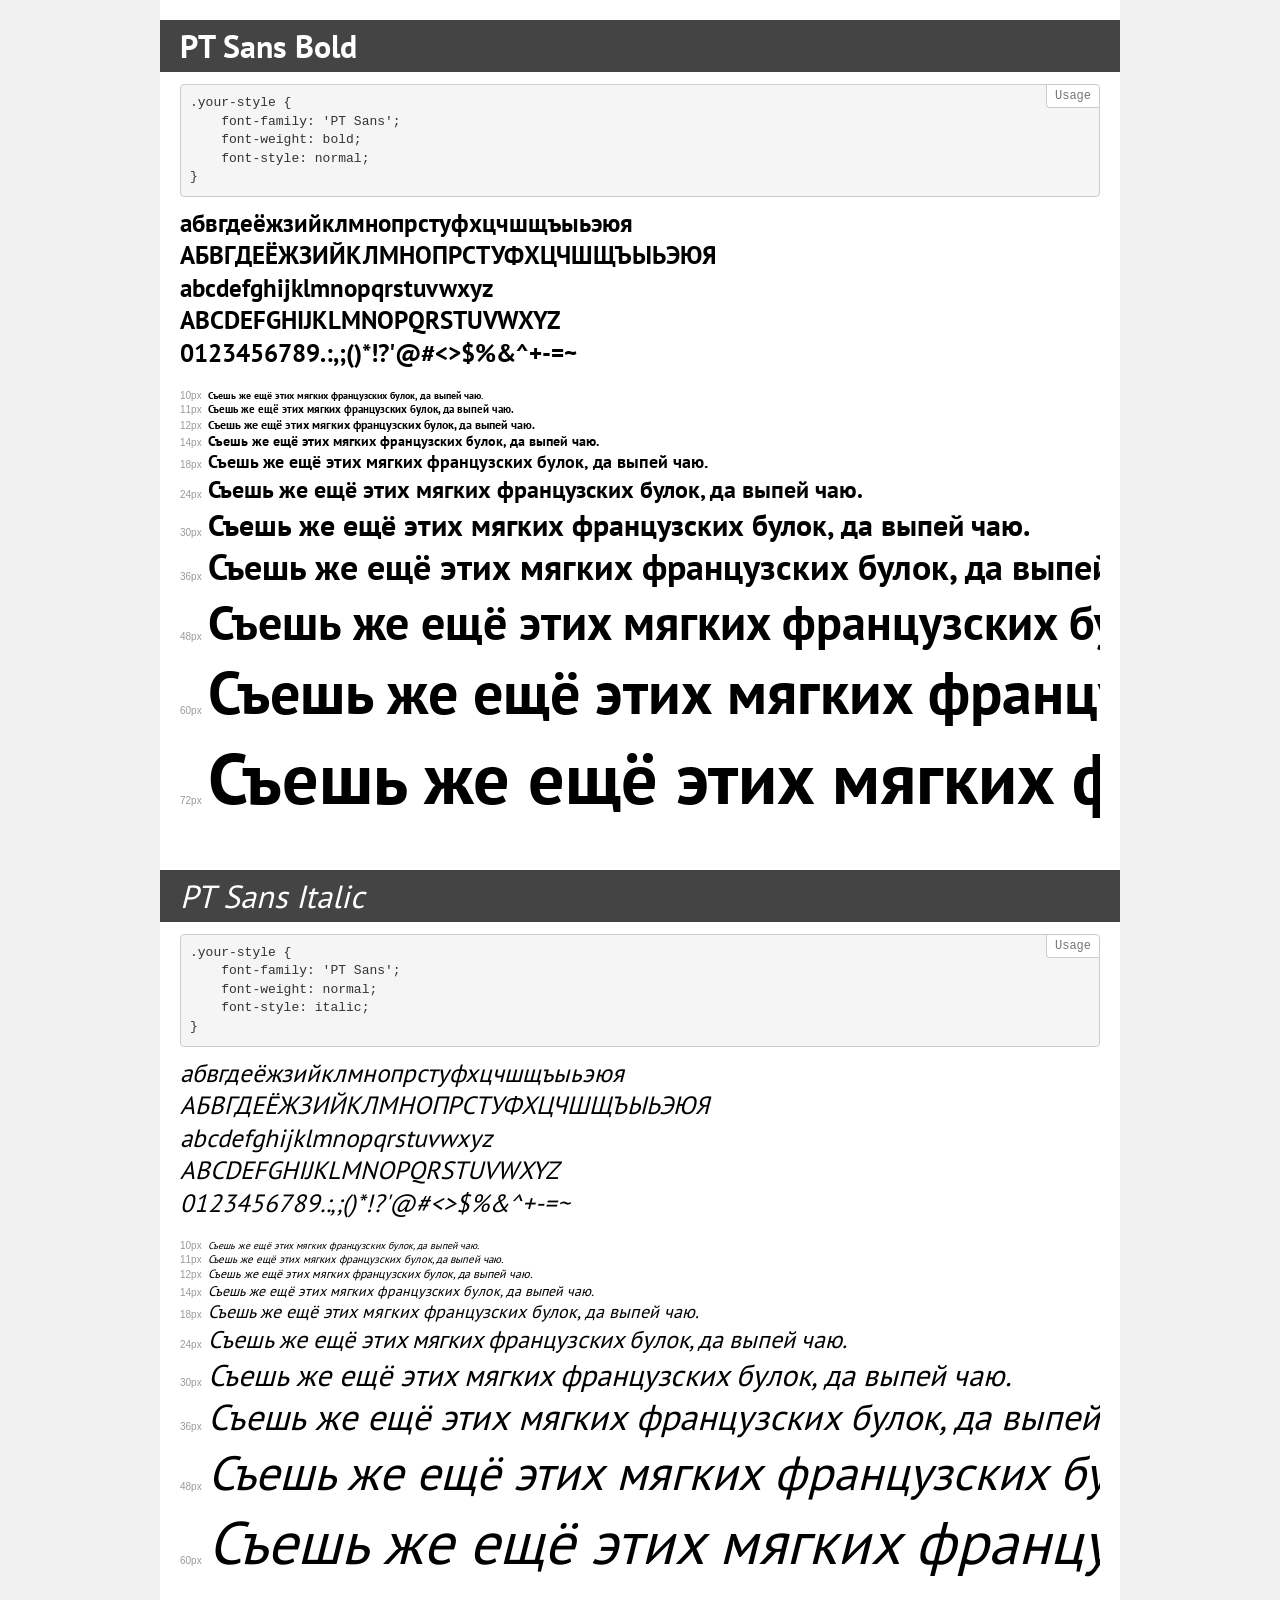
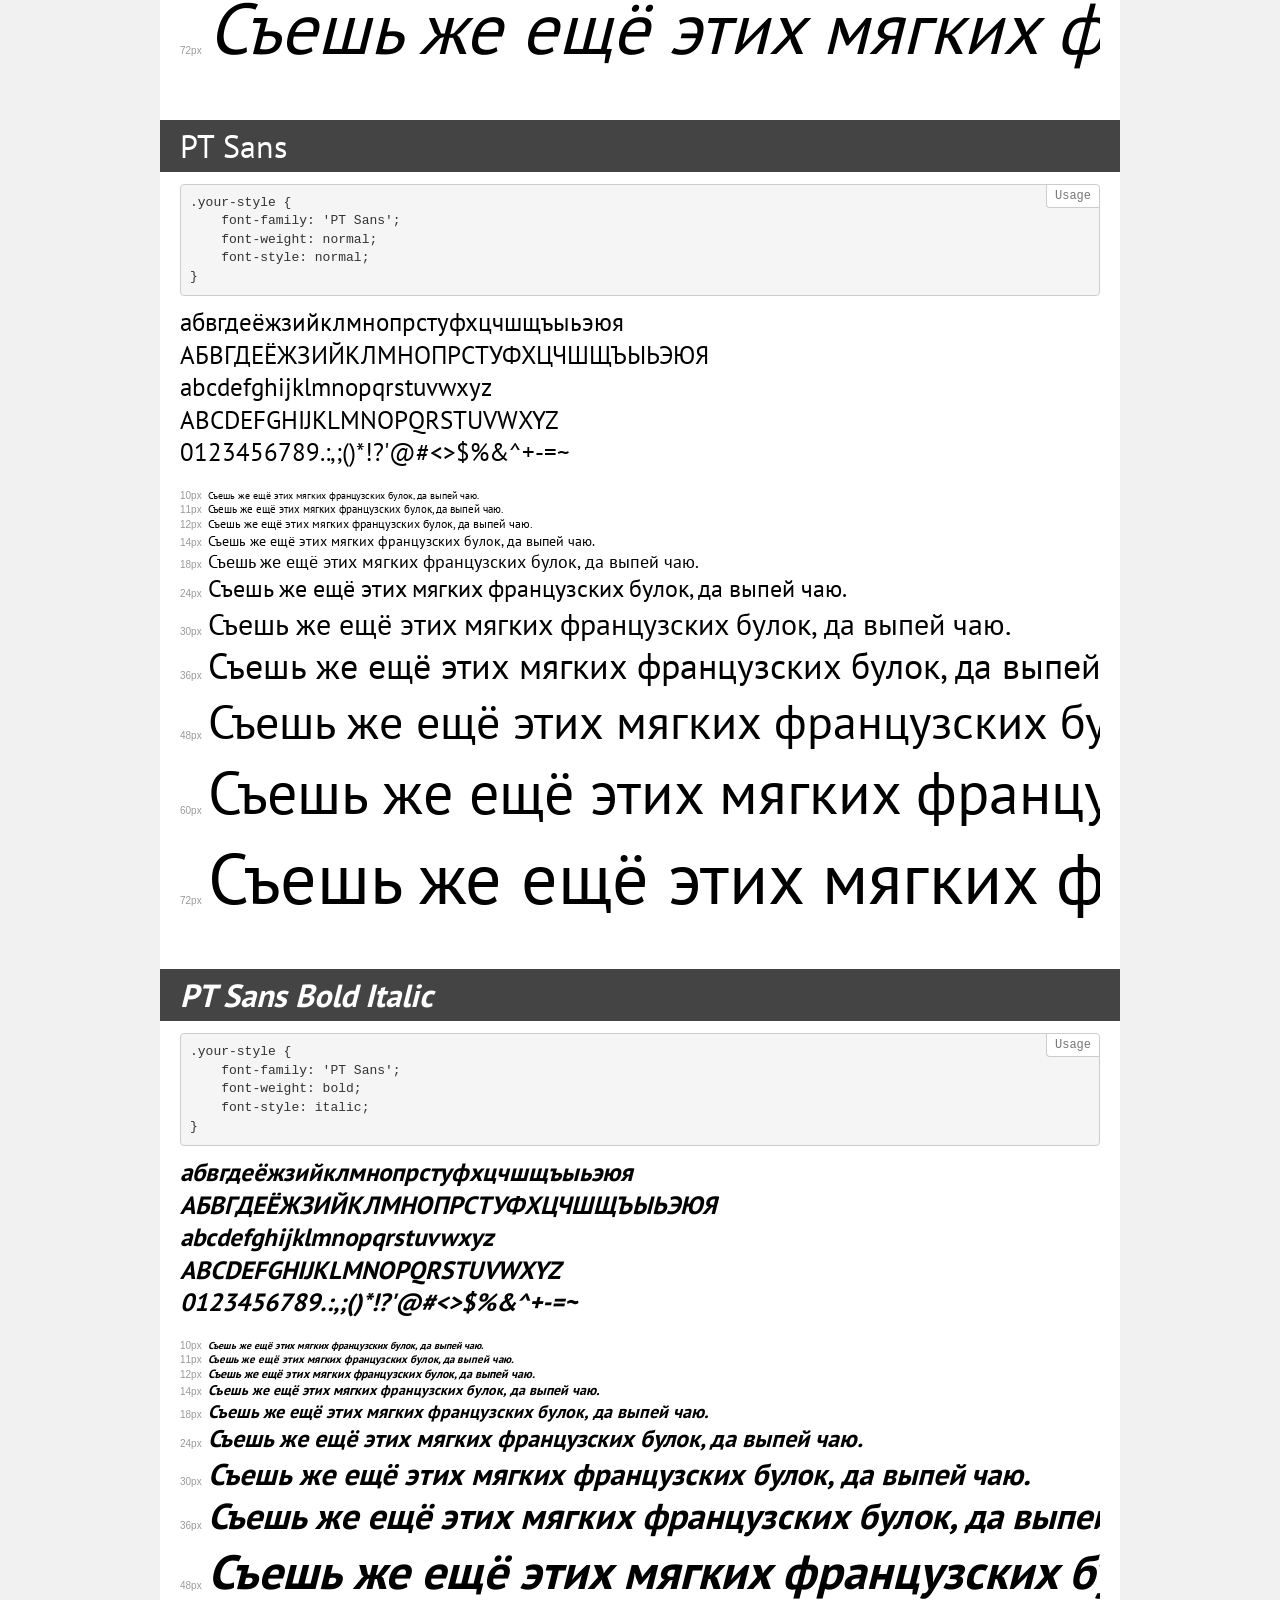
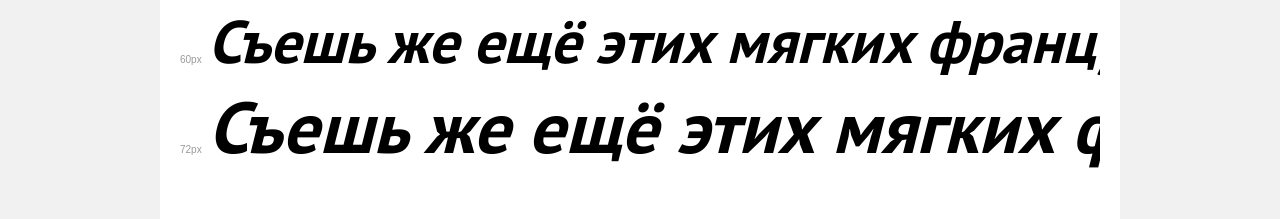
<file: css/demo.html>
<!DOCTYPE html>
<html>
<head>
	<meta charset="utf-8">
	<meta http-equiv="X-UA-Compatible" content="IE=edge">
	<meta name="viewport" content="width=device-width, initial-scale=1">
	<meta name="robots" content="noindex, noarchive">
	<title>Transfonter demo</title>
	<link href="stylesheet.css" rel="stylesheet">
	<style>
		/*
		http://meyerweb.com/eric/tools/css/reset/
		v2.0 | 20110126
		License: none (public domain)
		*/
		html, body, div, span, applet, object, iframe,
		h1, h2, h3, h4, h5, h6, p, blockquote, pre,
		a, abbr, acronym, address, big, cite, code,
		del, dfn, em, img, ins, kbd, q, s, samp,
		small, strike, strong, sub, sup, tt, var,
		b, u, i, center,
		dl, dt, dd, ol, ul, li,
		fieldset, form, label, legend,
		table, caption, tbody, tfoot, thead, tr, th, td,
		article, aside, canvas, details, embed,
		figure, figcaption, footer, header, hgroup,
		menu, nav, output, ruby, section, summary,
		time, mark, audio, video {
			margin: 0;
			padding: 0;
			border: 0;
			font-size: 100%;
			font: inherit;
			vertical-align: baseline;
		}
		/* HTML5 display-role reset for older browsers */
		article, aside, details, figcaption, figure,
		footer, header, hgroup, menu, nav, section {
			display: block;
		}
		body {
			line-height: 1;
		}
		ol, ul {
			list-style: none;
		}
		blockquote, q {
			quotes: none;
		}
		blockquote:before, blockquote:after,
		q:before, q:after {
			content: '';
			content: none;
		}
		table {
			border-collapse: collapse;
			border-spacing: 0;
		}
		/* common styles */
		body {
			background: #f1f1f1;
			color: #000;
		}
		.page {
			background: #fff;
			width: 920px;
			margin: 0 auto;
			padding: 20px 20px 0 20px;
			overflow: hidden;
		}
		.font-container {
			overflow-x: auto;
			overflow-y: hidden;
			margin-bottom: 40px;
			line-height: 1.3;
			white-space: nowrap;
			padding-bottom: 5px;
		}
		h1 {
			position: relative;
			background: #444;
			font-size: 32px;
			color: #fff;
			padding: 10px 20px;
			margin: 0 -20px 12px -20px;
		}
		.letters {
			font-size: 25px;
			margin-bottom: 20px;
		}
		.s10:before {
			content: '10px';
		}
		.s11:before {
			content: '11px';
		}
		.s12:before {
			content: '12px';
		}
		.s14:before {
			content: '14px';
		}
		.s18:before {
			content: '18px';
		}
		.s24:before {
			content: '24px';
		}
		.s30:before {
			content: '30px';
		}
		.s36:before {
			content: '36px';
		}
		.s48:before {
			content: '48px';
		}
		.s60:before {
			content: '60px';
		}
		.s72:before {
			content: '72px';
		}
		.s10:before, .s11:before, .s12:before, .s14:before,
		.s18:before, .s24:before, .s30:before, .s36:before,
		.s48:before, .s60:before, .s72:before {
			font-family: Arial, sans-serif;
			font-size: 10px;
			font-weight: normal;
			font-style: normal;
			color: #999;
			padding-right: 6px;
		}
		pre {
			display: block;
			position: relative;
			padding: 9px;
			margin: 0 0 10px;
			font-family: Monaco, Menlo, Consolas, "Courier New", monospace !important;
			font-size: 13px;
			line-height: 1.428571429;
			color: #333;
			font-weight: normal !important;
			font-style: normal !important;
			background-color: #f5f5f5;
			border: 1px solid #ccc;
			overflow-x: auto;
			border-radius: 4px;
		}
		pre:after {
			display: block;
			position: absolute;
			right: 0;
			top: 0;
			content: 'Usage';
			line-height: 1;
			padding: 5px 8px;
			font-size: 12px;
			color: #767676;
			background-color: #fff;
			border: 1px solid #ccc;
			border-right: none;
			border-top: none;
			border-radius: 0 4px 0 4px;
			z-index: 10;
		}
		/* responsive */
		@media (max-width: 959px) {
			.page {
				width: auto;
				margin: 0;
			}
		}
	</style>
</head>
<body>
<div class="page">
	<div class="demo" style="font-family: 'PT Sans'; font-weight: bold; font-style: normal;">
		<h1>PT Sans Bold</h1>
		<pre>.your-style {
    font-family: 'PT Sans';
    font-weight: bold;
    font-style: normal;
}</pre>
		<div class="font-container">
			<p class="letters">
				абвгдеёжзийклмнопрстуфхцчшщъыьэюя <br />
				АБВГДЕЁЖЗИЙКЛМНОПРСТУФХЦЧШЩЪЫЬЭЮЯ <br />
				abcdefghijklmnopqrstuvwxyz <br />
				ABCDEFGHIJKLMNOPQRSTUVWXYZ <br />				0123456789.:,;()*!?'@#<>$%&^+-=~
			</p>
			<p class="s10" style="font-size: 10px;">Съешь же ещё этих мягких французских булок, да выпей чаю.</p>
			<p class="s11" style="font-size: 11px;">Съешь же ещё этих мягких французских булок, да выпей чаю.</p>
			<p class="s12" style="font-size: 12px;">Съешь же ещё этих мягких французских булок, да выпей чаю.</p>
			<p class="s14" style="font-size: 14px;">Съешь же ещё этих мягких французских булок, да выпей чаю.</p>
			<p class="s18" style="font-size: 18px;">Съешь же ещё этих мягких французских булок, да выпей чаю.</p>
			<p class="s24" style="font-size: 24px;">Съешь же ещё этих мягких французских булок, да выпей чаю.</p>
			<p class="s30" style="font-size: 30px;">Съешь же ещё этих мягких французских булок, да выпей чаю.</p>
			<p class="s36" style="font-size: 36px;">Съешь же ещё этих мягких французских булок, да выпей чаю.</p>
			<p class="s48" style="font-size: 48px;">Съешь же ещё этих мягких французских булок, да выпей чаю.</p>
			<p class="s60" style="font-size: 60px;">Съешь же ещё этих мягких французских булок, да выпей чаю.</p>
			<p class="s72" style="font-size: 72px;">Съешь же ещё этих мягких французских булок, да выпей чаю.</p>
		</div>
	</div>
	<div class="demo" style="font-family: 'PT Sans'; font-weight: normal; font-style: italic;">
		<h1>PT Sans Italic</h1>
		<pre>.your-style {
    font-family: 'PT Sans';
    font-weight: normal;
    font-style: italic;
}</pre>
		<div class="font-container">
			<p class="letters">
				абвгдеёжзийклмнопрстуфхцчшщъыьэюя <br />
				АБВГДЕЁЖЗИЙКЛМНОПРСТУФХЦЧШЩЪЫЬЭЮЯ <br />
				abcdefghijklmnopqrstuvwxyz <br />
				ABCDEFGHIJKLMNOPQRSTUVWXYZ <br />				0123456789.:,;()*!?'@#<>$%&^+-=~
			</p>
			<p class="s10" style="font-size: 10px;">Съешь же ещё этих мягких французских булок, да выпей чаю.</p>
			<p class="s11" style="font-size: 11px;">Съешь же ещё этих мягких французских булок, да выпей чаю.</p>
			<p class="s12" style="font-size: 12px;">Съешь же ещё этих мягких французских булок, да выпей чаю.</p>
			<p class="s14" style="font-size: 14px;">Съешь же ещё этих мягких французских булок, да выпей чаю.</p>
			<p class="s18" style="font-size: 18px;">Съешь же ещё этих мягких французских булок, да выпей чаю.</p>
			<p class="s24" style="font-size: 24px;">Съешь же ещё этих мягких французских булок, да выпей чаю.</p>
			<p class="s30" style="font-size: 30px;">Съешь же ещё этих мягких французских булок, да выпей чаю.</p>
			<p class="s36" style="font-size: 36px;">Съешь же ещё этих мягких французских булок, да выпей чаю.</p>
			<p class="s48" style="font-size: 48px;">Съешь же ещё этих мягких французских булок, да выпей чаю.</p>
			<p class="s60" style="font-size: 60px;">Съешь же ещё этих мягких французских булок, да выпей чаю.</p>
			<p class="s72" style="font-size: 72px;">Съешь же ещё этих мягких французских булок, да выпей чаю.</p>
		</div>
	</div>
	<div class="demo" style="font-family: 'PT Sans'; font-weight: normal; font-style: normal;">
		<h1>PT Sans</h1>
		<pre>.your-style {
    font-family: 'PT Sans';
    font-weight: normal;
    font-style: normal;
}</pre>
		<div class="font-container">
			<p class="letters">
				абвгдеёжзийклмнопрстуфхцчшщъыьэюя <br />
				АБВГДЕЁЖЗИЙКЛМНОПРСТУФХЦЧШЩЪЫЬЭЮЯ <br />
				abcdefghijklmnopqrstuvwxyz <br />
				ABCDEFGHIJKLMNOPQRSTUVWXYZ <br />				0123456789.:,;()*!?'@#<>$%&^+-=~
			</p>
			<p class="s10" style="font-size: 10px;">Съешь же ещё этих мягких французских булок, да выпей чаю.</p>
			<p class="s11" style="font-size: 11px;">Съешь же ещё этих мягких французских булок, да выпей чаю.</p>
			<p class="s12" style="font-size: 12px;">Съешь же ещё этих мягких французских булок, да выпей чаю.</p>
			<p class="s14" style="font-size: 14px;">Съешь же ещё этих мягких французских булок, да выпей чаю.</p>
			<p class="s18" style="font-size: 18px;">Съешь же ещё этих мягких французских булок, да выпей чаю.</p>
			<p class="s24" style="font-size: 24px;">Съешь же ещё этих мягких французских булок, да выпей чаю.</p>
			<p class="s30" style="font-size: 30px;">Съешь же ещё этих мягких французских булок, да выпей чаю.</p>
			<p class="s36" style="font-size: 36px;">Съешь же ещё этих мягких французских булок, да выпей чаю.</p>
			<p class="s48" style="font-size: 48px;">Съешь же ещё этих мягких французских булок, да выпей чаю.</p>
			<p class="s60" style="font-size: 60px;">Съешь же ещё этих мягких французских булок, да выпей чаю.</p>
			<p class="s72" style="font-size: 72px;">Съешь же ещё этих мягких французских булок, да выпей чаю.</p>
		</div>
	</div>
	<div class="demo" style="font-family: 'PT Sans'; font-weight: bold; font-style: italic;">
		<h1>PT Sans Bold Italic</h1>
		<pre>.your-style {
    font-family: 'PT Sans';
    font-weight: bold;
    font-style: italic;
}</pre>
		<div class="font-container">
			<p class="letters">
				абвгдеёжзийклмнопрстуфхцчшщъыьэюя <br />
				АБВГДЕЁЖЗИЙКЛМНОПРСТУФХЦЧШЩЪЫЬЭЮЯ <br />
				abcdefghijklmnopqrstuvwxyz <br />
				ABCDEFGHIJKLMNOPQRSTUVWXYZ <br />				0123456789.:,;()*!?'@#<>$%&^+-=~
			</p>
			<p class="s10" style="font-size: 10px;">Съешь же ещё этих мягких французских булок, да выпей чаю.</p>
			<p class="s11" style="font-size: 11px;">Съешь же ещё этих мягких французских булок, да выпей чаю.</p>
			<p class="s12" style="font-size: 12px;">Съешь же ещё этих мягких французских булок, да выпей чаю.</p>
			<p class="s14" style="font-size: 14px;">Съешь же ещё этих мягких французских булок, да выпей чаю.</p>
			<p class="s18" style="font-size: 18px;">Съешь же ещё этих мягких французских булок, да выпей чаю.</p>
			<p class="s24" style="font-size: 24px;">Съешь же ещё этих мягких французских булок, да выпей чаю.</p>
			<p class="s30" style="font-size: 30px;">Съешь же ещё этих мягких французских булок, да выпей чаю.</p>
			<p class="s36" style="font-size: 36px;">Съешь же ещё этих мягких французских булок, да выпей чаю.</p>
			<p class="s48" style="font-size: 48px;">Съешь же ещё этих мягких французских булок, да выпей чаю.</p>
			<p class="s60" style="font-size: 60px;">Съешь же ещё этих мягких французских булок, да выпей чаю.</p>
			<p class="s72" style="font-size: 72px;">Съешь же ещё этих мягких французских булок, да выпей чаю.</p>
		</div>
	</div>
</div>
</body>
</html>
</file>
<file: css/stylesheet.css>
/* This stylesheet generated by Transfonter (https://transfonter.org) on August 23, 2017 5:25 PM */

@font-face {
	font-family: 'PT Sans';
	src: url('PTSans-Bold.eot');
	src: local('PT Sans Bold'), local('PTSans-Bold'),
		url('PTSans-Bold.eot?#iefix') format('embedded-opentype'),
		url('PTSans-Bold.woff') format('woff'),
		url('PTSans-Bold.ttf') format('truetype');
	font-weight: bold;
	font-style: normal;
}

/* @font-face {
	font-family: 'PT Sans';
	src: url('PTSans-Italic.eot');
	src: local('PT Sans Italic'), local('PTSans-Italic'),
		url('PTSans-Italic.eot?#iefix') format('embedded-opentype'),
		url('PTSans-Italic.woff') format('woff'),
		url('PTSans-Italic.ttf') format('truetype');
	font-weight: normal;
	font-style: italic;
} */

@font-face {
	font-family: 'PT Sans';
	src: url('PTSans-Regular.eot');
	src: local('PT Sans'), local('PTSans-Regular'),
		url('PTSans-Regular.eot?#iefix') format('embedded-opentype'),
		url('PTSans-Regular.woff') format('woff'),
		url('PTSans-Regular.ttf') format('truetype');
	font-weight: normal;
	font-style: normal;
}

/* @font-face {
	font-family: 'PT Sans';
	src: url('PTSans-BoldItalic.eot');
	src: local('PT Sans Bold Italic'), local('PTSans-BoldItalic'),
		url('PTSans-BoldItalic.eot?#iefix') format('embedded-opentype'),
		url('PTSans-BoldItalic.woff') format('woff'),
		url('PTSans-BoldItalic.ttf') format('truetype');
	font-weight: bold;
	font-style: italic;
} */
</file>
